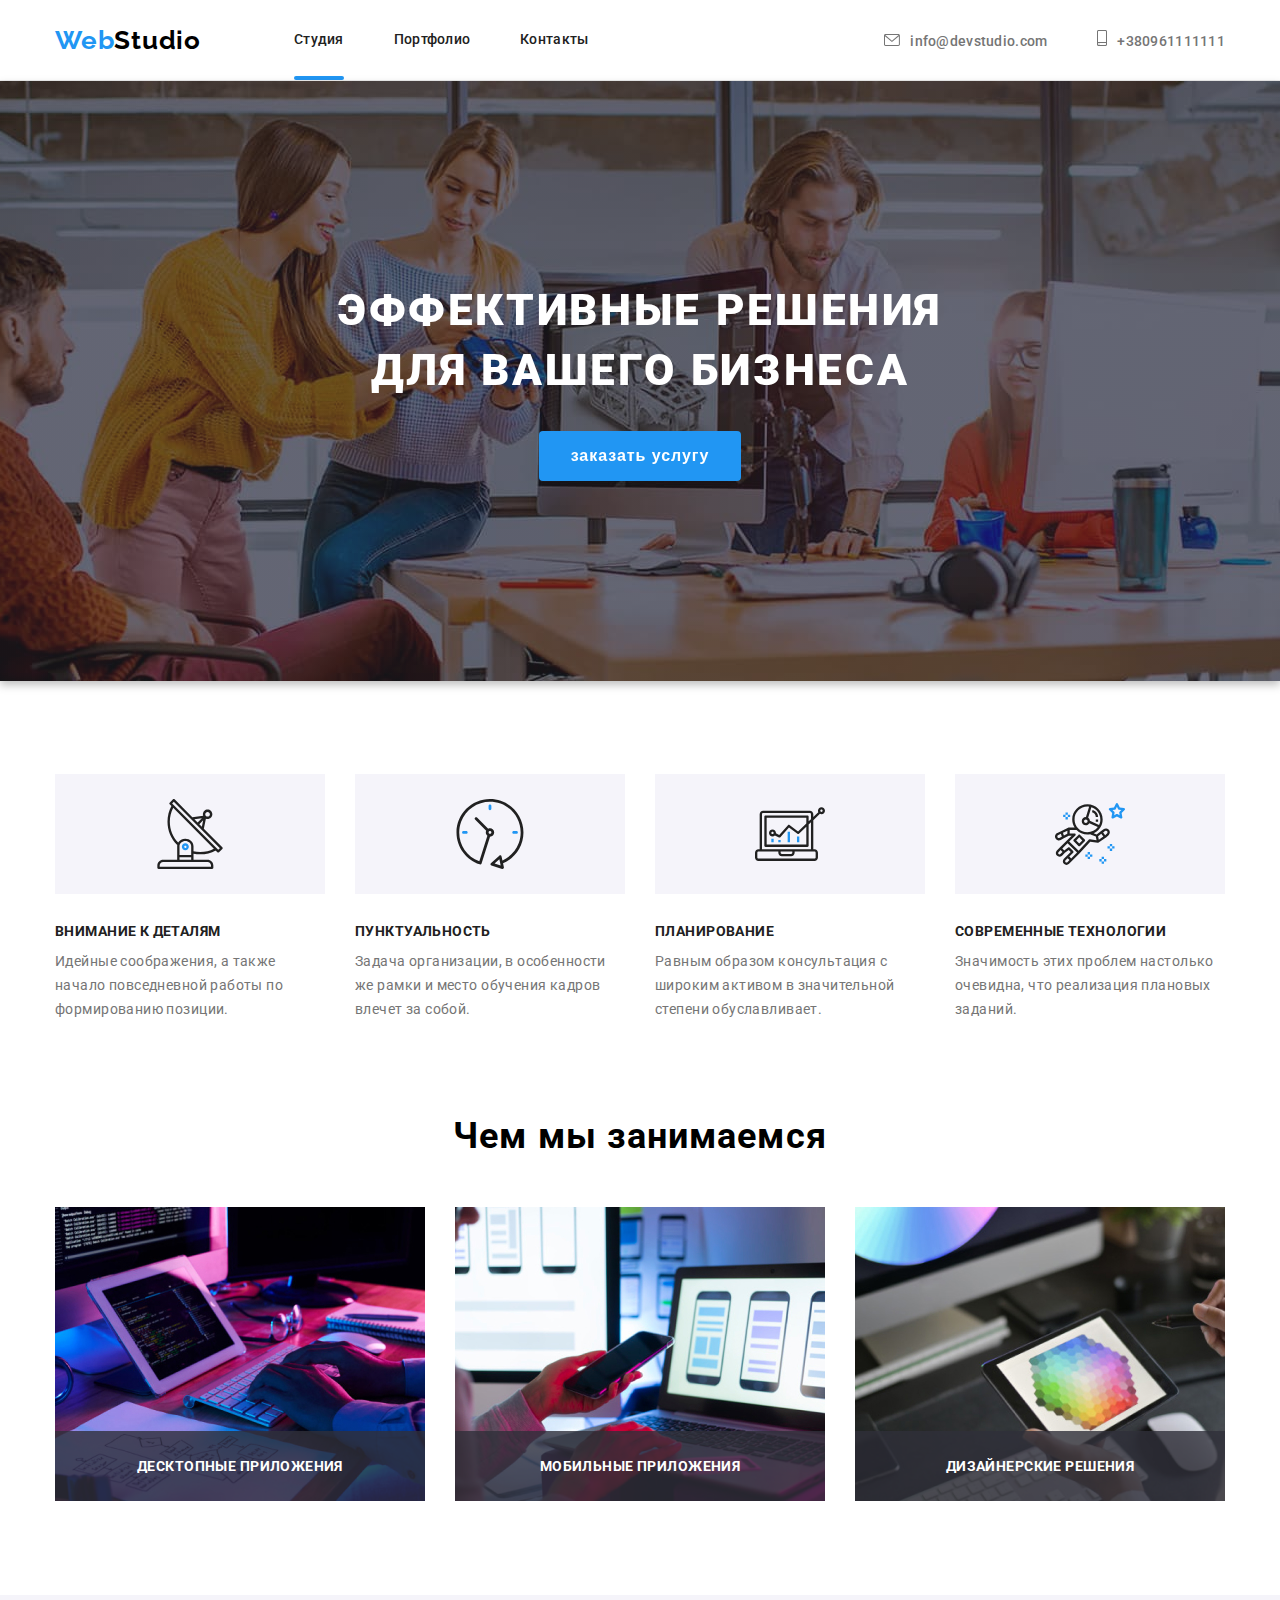
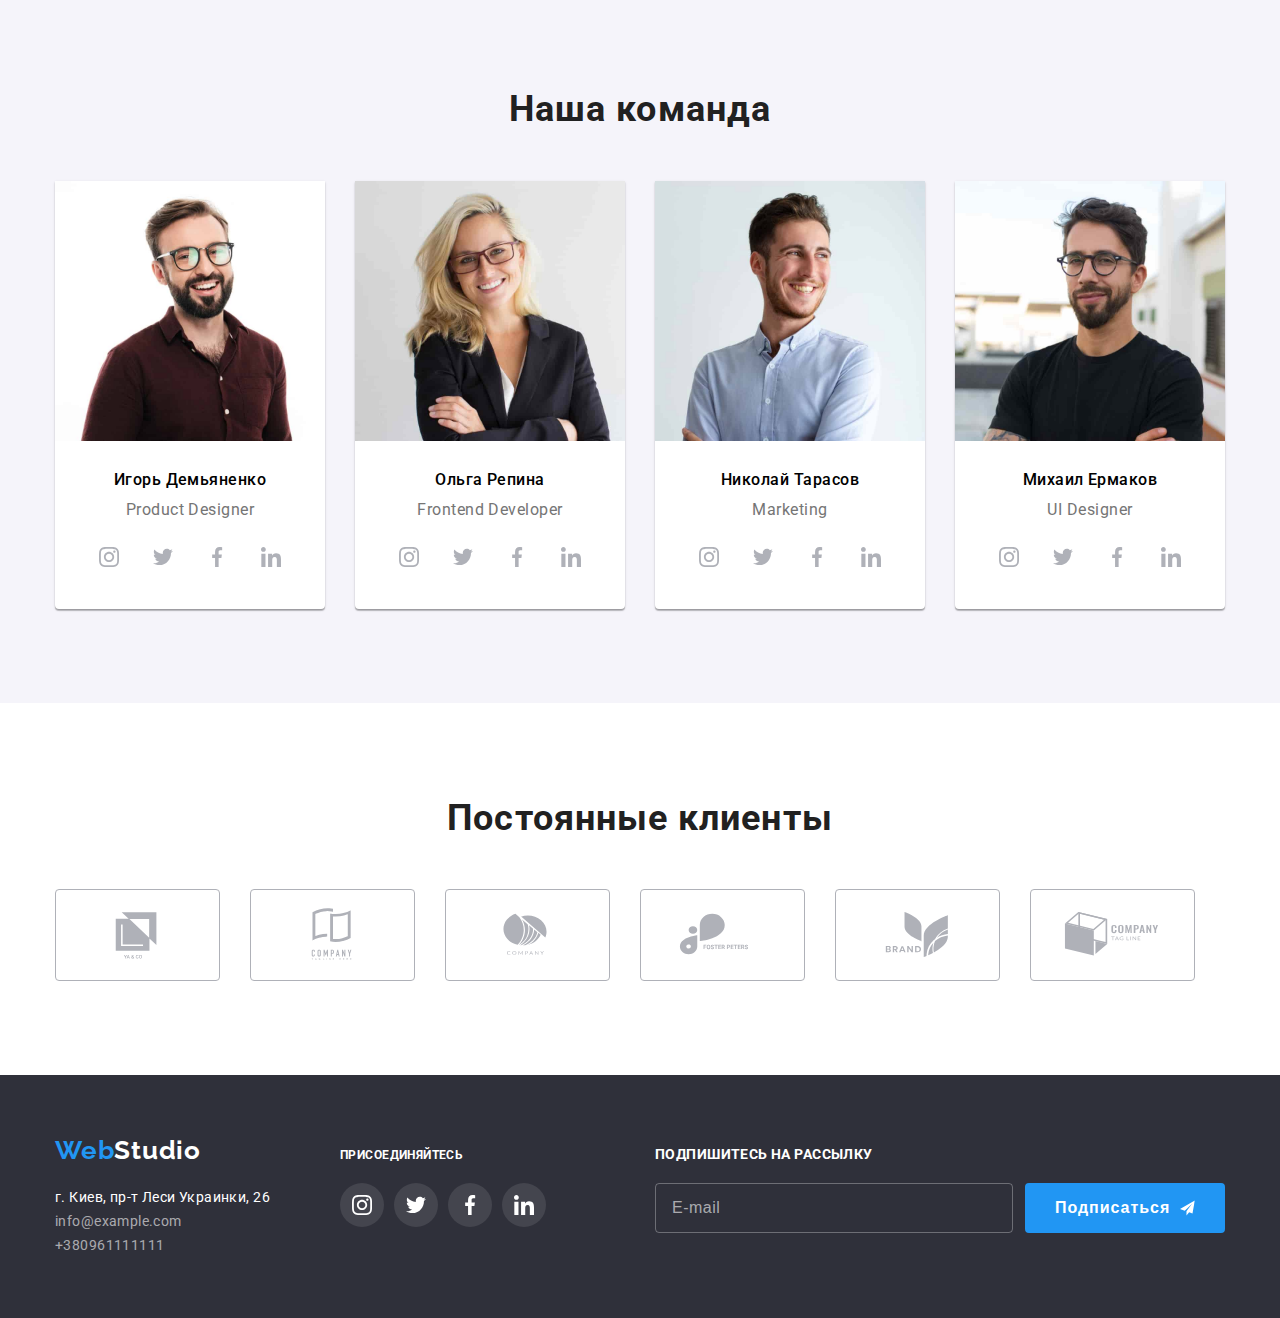
<file: index.html>
<!DOCTYPE html>
<html lang="ru">

<head>
  <meta charset="UTF-8" />
  <meta http-equiv="X-UA-Compatible" content="IE=edge" />
  <meta name="viewport" content="width=device-width, initial-scale=1.0" />
  <title>WebStudio</title>
  <link rel="preconnect" href="https://fonts.googleapis.com" />
  <link rel="preconnect" href="https://fonts.gstatic.com" crossorigin />
  <link href="https://fonts.googleapis.com/css2?family=Raleway:wght@700&family=Roboto:wght@400;500;700;900&display=swap"
    rel="stylesheet" />

  <link rel="stylesheet" href="./css/styles.css" />

</head>

<body>
  <!-- LOGO -->

  <header class="header">
    <div class="container">
      <a href="./index.html" lang="en" class="header-logo">Web<span class="logo-accent">Studio</span></a>

      <!-- HEADER -->
      <nav class="header-nav">
        <ul class="header-list list">
          <li class="header-item"><a href="./index.html" class="link current">Студия</a></li>
          <li class="header-item"><a href="./portfolio.html" class="link">Портфолио</a></li>
          <li class="header-item"><a href="#" class="link">Контакты</a></li>
        </ul>
      </nav>
      <ul class="header-connect">
        <li class="contact-item">
          <a href="mailto:info@devstudio.com" class="contact-link"><svg class="contact-icon" width="16" height="12">
              <use href="./img/icons.svg#brief"></use>
            </svg>info@devstudio.com</a>
        </li>
        <li class="contact-item">
          <a href="tel:+380961111111" class="contact-link"><svg class="contact-icon" width="10" height="16">
              <use href="./img/icons.svg#smartphone"></use>
            </svg>+380961111111</a>
        </li>
      </ul>
    </div>
  </header>

  <!-- HERO -->

  <section class="hero">
    <div class="overlay">
      <div class="container">
        <h1 class="hero-title">Эффективные решения для вашего бизнеса</h1>
        <button type="button" class="hero-button" data-modal-open>заказать услугу</button>
      </div>
    </div>
  </section>

  <!-- FEATURES -->

  <main>
    <section class="feature section">
      <div class="container features">
        <h2 class="hidden-title">внимание к деталям</h2>
        <!-- <ul class="features-icon-list"> <li class="features-icon-item"> </li><li class="features-icon-item"> </li><li class="features-icon-item"> </li><li class="features-icon-item"> </li></ul> -->
        <ul class="feature-list">
          <li class="feature-item">
            <div class="feature-icon-box">
              <svg class="feature-icon" width="70" height="70">
                <use href="./img/icons.svg#antenna"></use>
              </svg>
            </div>
            <h3 class="title">Внимание к деталям</h3>
            <p class="feature-text">
              Идейные соображения, а также начало повседневной работы по
              формированию позиции.
            </p>
          </li>

          <li class="feature-item">
            <div class="feature-icon-box">
              <svg class="feature-icon" width="70" height="70">
                <use href="./img/icons.svg#clock"></use>
              </svg>
            </div>
            <h3 class="title">Пунктуальность</h3>
            <p class="feature-text">
              Задача организации, в особенности же рамки и место обучения кадров
              влечет за собой.
            </p>
          </li>

          <li class="feature-item">
            <div class="feature-icon-box">
              <svg class="feature-icon" width="70" height="70">
                <use href="./img/icons.svg#diagram"></use>
              </svg>
            </div>
            <h3 class="title">Планирование</h3>
            <p class="feature-text">
              Равным образом консультация с широким активом в значительной
              степени обуславливает.
            </p>
          </li>

          <li class="feature-item">
            <div class="feature-icon-box">
              <svg class="feature-icon" width="70" height="70">
                <use href="./img/icons.svg#astronaut"></use>
              </svg>
            </div>
            <h3 class="title">Современные технологии</h3>
            <p class="feature-text">
              Значимость этих проблем настолько очевидна, что реализация
              плановых заданий.
            </p>
          </li>
        </ul>
      </div>
    </section>
    <!-- SERVICE -->
    <section class="work section">
      <div class="container">
        <h2 class="work-title">Чем мы занимаемся</h2>
        <ul class="work-list">
          <li class="work-item">
            <img class="work-icon" src="./img/box1.jpg" alt="программируем веб-сайты" width="370" />
            <p class="work-text">Десктопные приложения</p>
          </li>

          <li class="work-item">
            <img class="work-icon" src="./img/box2.jpg" alt="разрабатываем приложения на смартфоны" width="370" />
            <p class="work-text">Мобильные приложения</p>
          </li>

          <li class="work-item">
            <img class="work-icon" src="./img/box3.jpg" alt="делаем дизайн" width="370" />
            <p class="work-text">Дизайнерские решения</p>
          </li>
        </ul>
      </div>
    </section>

    <!-- TEAM-SPACE -->

    <section class="section team">
      <div class="container">
        <h2 class="team-title">Наша команда</h2>
        <ul class="team-list">
          <li class="team-item">
            <img class="work-icon" src="./img/igor.jpg" alt="продукт дизайнер Игорь" width="270" />
            <div class="team-info">
              <h3 class="name-title">Игорь Демьяненко</h3>
              <p lang="en" class="team-text">Product Designer</p>
              <ul class="team-network">
                <li class="team-network-item"><a href="" class="network-link">
                    <svg class="team-network-icon" width="20" height="20">
                      <use href="./img/icons.svg#instagram"></use>
                    </svg>
                  </a></li>
                <li class="team-network-item"><a href="" class="network-link">
                    <svg class="team-network-icon" width="20" height="20">
                      <use href="./img/icons.svg#twitter"></use>
                    </svg>
                  </a></li>
                <li class="team-network-item"><a href="" class="network-link">
                    <svg class="team-network-icon" width="20" height="20">
                      <use href="./img/icons.svg#facebook"></use>
                    </svg>
                  </a></li>
                <li class="team-network-item"><a href="" class="network-link">
                    <svg class="team-network-icon" width="20" height="20">
                      <use href="./img/icons.svg#linkedin"></use>
                    </svg>
                  </a></li>
              </ul>
            </div>
          </li>

          <li class="team-item">
            <img class="work-icon" src="./img/olga.jpg" alt="фронтенд разработчик Ольга" width="270" />
            <div class="team-info">
              <h3 class="name-title">Ольга Репина</h3>
              <p lang="en" class="team-text">Frontend Developer</p>
              <ul class="team-network">
                <li class="team-network-item"><a href="" class="network-link">
                    <svg class="team-network-icon" width="20" height="20">
                      <use href="./img/icons.svg#instagram"></use>
                    </svg>
                  </a></li>
                <li class="team-network-item"><a href="" class="network-link">
                    <svg class="team-network-icon" width="20" height="20">
                      <use href="./img/icons.svg#twitter"></use>
                    </svg>
                  </a></li>
                <li class="team-network-item"><a href="" class="network-link">
                    <svg class="team-network-icon" width="20" height="20">
                      <use href="./img/icons.svg#facebook"></use>
                    </svg>
                  </a></li>
                <li class="team-network-item"><a href="" class="network-link">
                    <svg class="team-network-icon" width="20" height="20">
                      <use href="./img/icons.svg#linkedin"></use>
                    </svg>
                  </a></li>
              </ul>
            </div>
          </li>

          <li class="team-item">
            <img class="work-icon" src="./img/nikolai.jpg" alt="маркетолог Николай" width="270" />
            <div class="team-info">
              <h3 class="name-title">Николай Тарасов</h3>
              <p lang="en" class="team-text">Marketing</p>
              <ul class="team-network">
                <li class="team-network-item"><a href="" class="network-link">
                    <svg class="team-network-icon" width="20" height="20">
                      <use href="./img/icons.svg#instagram"></use>
                    </svg>
                  </a></li>
                <li class="team-network-item"><a href="" class="network-link">
                    <svg class="team-network-icon" width="20" height="20">
                      <use href="./img/icons.svg#twitter"></use>
                    </svg>
                  </a></li>
                <li class="team-network-item"><a href="" class="network-link">
                    <svg class="team-network-icon" width="20" height="20">
                      <use href="./img/icons.svg#facebook"></use>
                    </svg>
                  </a></li>
                <li class="team-network-item"><a href="" class="network-link">
                    <svg class="team-network-icon" width="20" height="20">
                      <use href="./img/icons.svg#linkedin"></use>
                    </svg>
                  </a></li>
              </ul>
            </div>
          </li>

          <li class="team-item">
            <img class="work-icon" src="./img/michail.jpg" alt="дизайнер Михаил" width="270" />
            <div class="team-info">
              <h3 class="name-title">Михаил Ермаков</h3>
              <p lang="en" class="team-text">UI Designer</p>
              <ul class="team-network">
                <li class="team-network-item"><a href="" class="network-link">
                    <svg class="team-network-icon" width="20" height="20">
                      <use href="./img/icons.svg#instagram"></use>
                    </svg>
                  </a></li>
                <li class="team-network-item"><a href="" class="network-link">
                    <svg class="team-network-icon" width="20" height="20">
                      <use href="./img/icons.svg#twitter"></use>
                    </svg>
                  </a></li>
                <li class="team-network-item"><a href="" class="network-link">
                    <svg class="team-network-icon" width="20" height="20">
                      <use href="./img/icons.svg#facebook"></use>
                    </svg>
                  </a></li>
                <li class="team-network-item"><a href="" class="network-link">
                    <svg class="team-network-icon" width="20" height="20">
                      <use href="./img/icons.svg#linkedin"></use>
                    </svg>
                  </a></li>
              </ul>
            </div>
          </li>
        </ul>
      </div>
    </section>


    <!-- CLIENTS -->

    <section class="clients section">
      <div class="container">
        <h4 class="clients-title">Постоянные клиенты</h4>
        <ul class="clients-list">
          <li class="clients-icon"><a href="" class="clients-item-link">
              <svg class="clients-item-icon" width="106" height="60">
                <use href="./img/icons.svg#Logo1"></use>
              </svg>
            </a></li>
          <li class="clients-icon"><a href="" class="clients-item-link">
              <svg class="clients-item-icon" width="106" height="60">
                <use href="./img/icons.svg#Logo2"></use>
              </svg>
            </a></li>
          <li class="clients-icon"><a href="" class="clients-item-link">
              <svg class="clients-item-icon" width="106" height="60">
                <use href="./img/icons.svg#Logo3"></use>
              </svg>
            </a></li>
          <li class="clients-icon"><a href="" class="clients-item-link">
              <svg class="clients-item-icon" width="106" height="60">
                <use href="./img/icons.svg#Logo4"></use>
              </svg>
            </a></li>
          <li class="clients-icon"><a href="" class="clients-item-link">
              <svg class="clients-item-icon" width="106" height="60">
                <use href="./img/icons.svg#Logo5"></use>
              </svg>
            </a></li>
          <li class="clients-icon"><a href="" class="clients-item-link">
              <svg class="clients-item-icon" width="106" height="60">
                <use href="./img/icons.svg#Logo6"></use>
              </svg>
            </a></li>
        </ul>
      </div>
    </section>
  </main>

  <!-- FOOTER -->

  <footer>
    <div class="footer">
      <div class="container adress-block">
        <div class="footer-navigation">
          <a href="./index.html" lang="en" class="footer-logo">Web<span class="accent-logo">Studio</span></a>
          <address>
            <ul class="adress">
              <li class="adress-title">г. Киев, пр-т Леси Украинки, 26</li>
              <li class="contact-adress">
                <a href="mailto:info@example.com" class="contact-link">info@example.com</a>
              </li>
              <li class="contact-adress">
                <a href="tel:+380961111111" class="contact-link">+380961111111</a>
              </li>
            </ul>
          </address>
        </div>
        <div class="network">
          <h5 class="contact-network">присоединяйтесь</h5>
          <ul class="contact-network-list">
            <li class="contact-network-item"><a href="" class="network-link">
                <svg class="contact-network-icon">
                  <use href="./img/icons.svg#instagram"></use>
                </svg>
              </a></li>
            <li class="contact-network-item"><a href="" class="network-link">
                <svg class="contact-network-icon">
                  <use href="./img/icons.svg#twitter"></use>
                </svg>
              </a></li>
            <li class="contact-network-item"><a href="" class="network-link">
                <svg class="contact-network-icon">
                  <use href="./img/icons.svg#facebook"></use>
                </svg>
              </a></li>
            <li class="contact-network-item"><a href="" class="network-link">
                <svg class="contact-network-icon">
                  <use href="./img/icons.svg#linkedin"></use>
                </svg>
              </a></li>
          </ul>
        </div>
      
          <form class="footer-subscribe" name="footer-form" autocomplete="on">
            <label for="email" class="footer-form-title">Подпишитесь на рассылку</label>
            <div class="footer-form-container">
              <input class="footer-input" type="email" name="email" id="email" placeholder="E-mail" />
              <button type="submit" class="footer-form-button">Подписаться
                <svg class="footer-form-icon" width="24" height="24">
                  <use href="./img/symbol-defs.svg#icon-send"></use>
                </svg>
              </button></div>
          </form>
      </div>
    </div>
  </footer>

  <!------------ MODAL WINDOW ------------>

      <div class="backdrop is-hidden" data-modal>
        <div class="modal">
          <p class="modal-title">Оставьте свои данные, мы вам перезвоним</p>
          <form class="modal-form">
            <label class=" modal-field name">
              <span class="modal-field-label">Имя</span>
              <input type="text" name="name" />
      
              <svg class="modal-name icon" width="18px" height="18px">
                <use href="./img/symbol-defs.svg#person"></use>
              </svg>
            </label>
            <label class="modal-field phone">
              <span class="modal-field-label">Телефон</span>
              <input type="tel" name="phone-number" />
      
              <svg class="modal-phone icon" width="18px" height="18px">
                <use href="./img/symbol-defs.svg#phone"></use>
              </svg>
            </label>
            <label class="modal-field email">
              <span class="modal-field-label">Почта</span>
              <input type="email" name="email" />
      
              <svg class="modal-email icon" width="18px" height="18px">
                <use href="./img/symbol-defs.svg#email"></use>
              </svg>
            </label>
      
            <label class="modal-field modal-coment">
              <span class="modal-field-label">Комментарий</span>
              <textarea class="comentary-holder" name="comentary" placeholder="Введите текст"></textarea>
            </label>
            <label class="form-agreement">
              <input class="form-agreement-checkbox" type="checkbox" name="agreement" value="agreement">
              <span class="icon-disagree"></span>
              <span class="form-agreement-label">Соглашаюсь с рассылкой и принимаю <a href="" class="conditions">Условия
                  договора</a></span>
            </label>
            <button type="submit" class="form-agreement-button">Отправить</button>
          </form>
          <button class="button-modal" data-modal-close>
            <svg class="button-modal-icon" width="18" height="18">
              <use href="./img/symbol-defs.svg#close-black"></use>
            </svg>
          </button>
    </div>
  </div>
  <script src="./js/modal.js"></script>
</body>
</html>
</file>
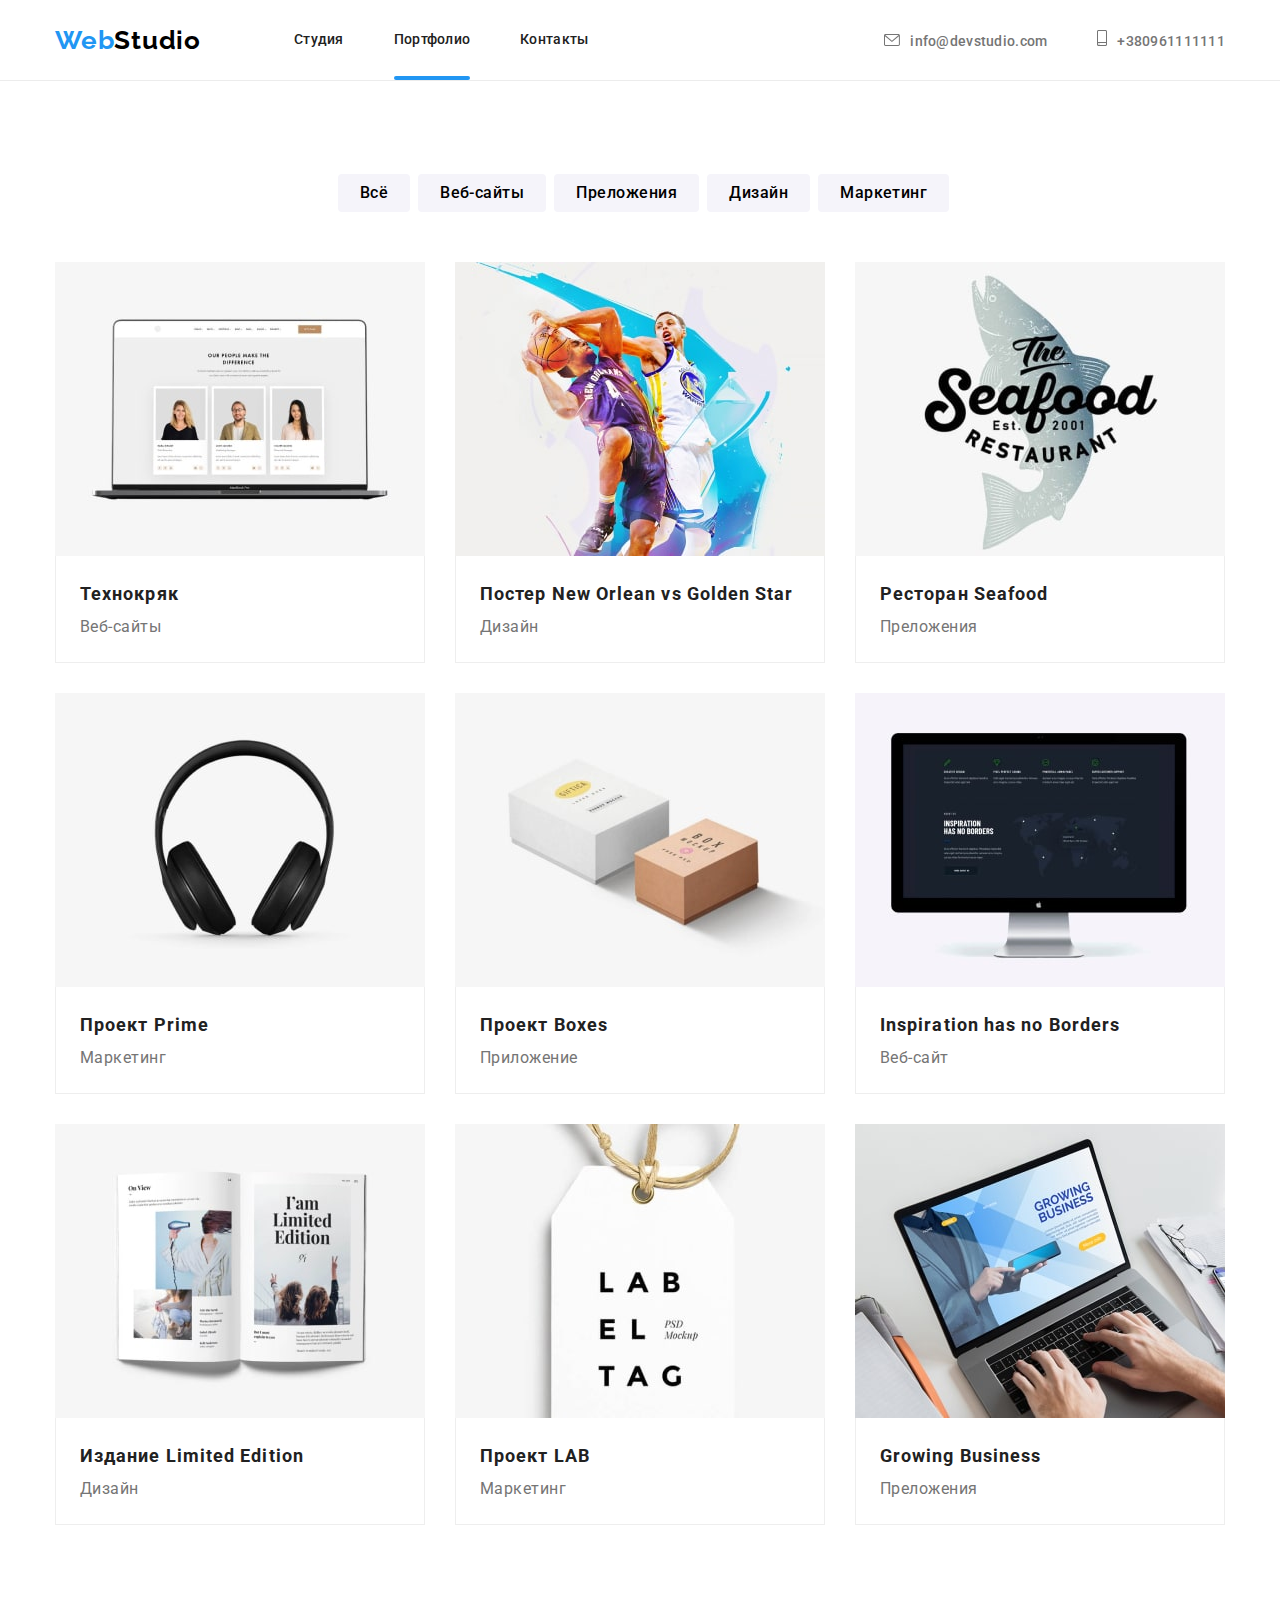
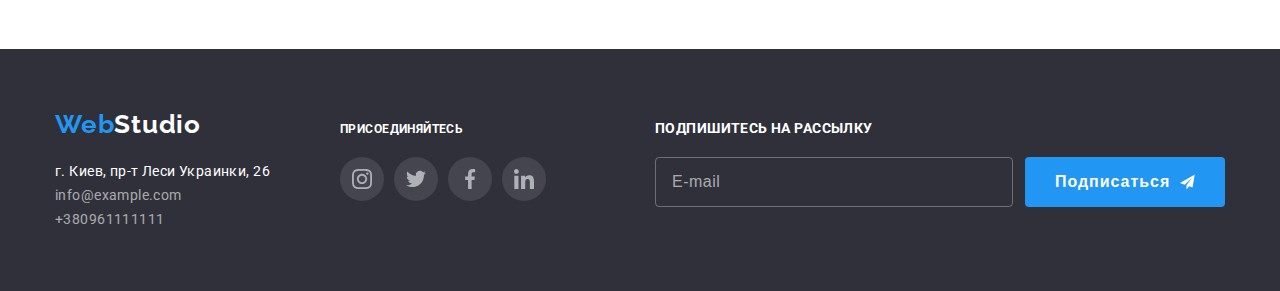
<file: portfolio.html>
<!DOCTYPE html>
<html lang="ru">

<head>
    <meta charset="UTF-8" />
    <meta http-equiv="X-UA-Compatible" content="IE=edge" />
    <meta name="viewport" content="width=device-width, initial-scale=1.0" />
    <title>WebStudio</title>
    <link rel="preconnect" href="https://fonts.googleapis.com" />
    <link rel="preconnect" href="https://fonts.gstatic.com" crossorigin />
    <link
        href="https://fonts.googleapis.com/css2?family=Raleway:wght@700&family=Roboto:wght@400;500;700;900&display=swap"
        rel="stylesheet" />

    <link rel="stylesheet" href="./css/styles.css" />
</head>

<!-- head line -->

<body>
    <header class="header">
        <div class="container">
            <a href="./index.html" lang="en" class="header-logo">Web<span class="logo-accent">Studio</span></a>
    
            <!-- HEADER -->
            <nav class="header-nav">
                <ul class="header-list list">
                    <li class="header-item"><a href="./index.html" class="link">Студия</a></li>
                    <li class="header-item"><a href="./portfolio.html" class="link current">Портфолио</a></li>
                    <li class="header-item"><a href="#" class="link">Контакты</a></li>
                </ul>
            </nav>
                <ul class="header-connect">
                    <li class="contact-item">
                        <a href="mailto:info@devstudio.com" class="contact-link"><svg class="contact-icon" width="16" height="12">
                                <use href="./img/symbol-defs.svg#brief"></use>
                            </svg>info@devstudio.com</a>
                    </li>
                    <li class="contact-item">
                        <a href="tel:+380961111111" class="contact-link"><svg class="contact-icon" width="10" height="16">
                                <use href="./img/symbol-defs.svg#smartphone"></use>
                            </svg>+380961111111</a>
                    </li>
                </ul>
        </div>
    </header>

    <!-- FILTER -->

    <main>

    <!-- MAIN -->

        <section class="section">
            <h1 class="hidden-gallery">Gallery</h1>
            <div class="container">
                <div class="filter">
                    <ul class="filter-list">
                        <li class="filter-button"><button type="button" class="filter-link">Всё</button></li>
                        <li class="filter-button"><button type="button" class="filter-link">Веб-сайты</button></li>
                        <li class="filter-button"><button type="button" class="filter-link">Преложения</button></li>
                        <li class="filter-button"><button type="button" class="filter-link">Дизайн</button></li>
                        <li class="filter-button"><button type="button" class="filter-link">Маркетинг</button></li>
                    </ul>
                </div>
                <ul class="main-list">
                    <li class="main-item">
                        <div class="masters-top-wrap">
                            <img class="main-icon" src="./img/pf1.jpg" alt="технокряк" width="370" height="294" />
                            <p class="masters-top-text">
                                Ресурс предлагает комплексные
                                предложения с разным уровнем
                                функционала и сервисов. Все это
                                позволит посетителю получить
                                исчерпывающие сведения о
                                компании или частном лице.
                            </p>
                        </div>
                        <div class="icon-text">
                            <h2 class="main-title">Технокряк</h2>
                            <p class="main-text">Веб-сайты</p>
                        </div>
                    </li>
                    <li class="main-item">
                        <div class="masters-top-wrap">
                            <img class="main-icon" src="./img/pf2.jpg" alt="постер баскетбол" width="370" height="294" />
                            <p class="masters-top-text">
                                Ресурс предлагает комплексные
                                предложения с разным уровнем
                                функционала и сервисов. Все это
                                позволит посетителю получить
                                исчерпывающие сведения о
                                компании или частном лице.
                            </p>
                        </div>
                        <div class="icon-text">
                            <h2 class="main-title">Постер <span lang="en">New Orlean vs Golden Star</span></h2>
                            <p class="main-text">Дизайн</p>
                        </div>
                    </li>
                    <li class="main-item">
                        <div class="masters-top-wrap">
                            <img class="main-icon" src="./img/pf3.jpg" alt="Ресторан Seafood" width="370" height="294" />
                            <p class="masters-top-text">
                                Ресурс предлагает комплексные
                                предложения с разным уровнем
                                функционала и сервисов. Все это
                                позволит посетителю получить
                                исчерпывающие сведения о
                                компании или частном лице.
                            </p>
                        </div>
                        <div class="icon-text">
                            <h2 class="main-title">Ресторан <span lang="en">Seafood</span></h2>
                            <p class="main-text">Преложения</p>
                        </div>
                    </li>
                    <li class="main-item">
                        <div class="masters-top-wrap">
                            <img class="main-icon" src="./img/pf4.jpg" alt="Проект Prime" width="370" height="294" />
                            <p class="masters-top-text">
                                Ресурс предлагает комплексные
                                предложения с разным уровнем
                                функционала и сервисов. Все это
                                позволит посетителю получить
                                исчерпывающие сведения о
                                компании или частном лице.
                            </p>
                        </div>
                        <div class="icon-text">
                            <h2 class="main-title">Проект <span lang="en">Prime</span></h2>
                            <p class="main-text">Маркетинг</p>
                        </div>
                    </li>
                    <li class="main-item">
                        <div class="masters-top-wrap">
                            <img class="main-icon" src="./img/pf5.jpg" alt="Проект Boxes" width="370" height="294" />
                            <p class="masters-top-text">
                                Ресурс предлагает комплексные
                                предложения с разным уровнем
                                функционала и сервисов. Все это
                                позволит посетителю получить
                                исчерпывающие сведения о
                                компании или частном лице.
                            </p>
                        </div>
                        <div class="icon-text">
                            <h2 class="main-title">Проект <span lang="en">Boxes</span></h2>
                            <p class="main-text">Приложение</p>
                        </div>
                    </li>
                    <li class="main-item">
                        <div class="masters-top-wrap">
                        <img class="main-icon" src="./img/pf6.jpg" alt="Inspiration has no Borders" width="370"
                            height="294" />
                            <p class="masters-top-text">
                                Ресурс предлагает комплексные
                                предложения с разным уровнем
                                функционала и сервисов. Все это
                                позволит посетителю получить
                                исчерпывающие сведения о
                                компании или частном лице.
                            </p>
                            </div>
                        <div class="icon-text">
                            <h2 class="main-title"><span lang="en">Inspiration has no Borders</span></h2>
                            <p class="main-text">Веб-сайт</p>
                        </div>
                    </li>
                    <li class="main-item">
                        <div class="masters-top-wrap">
                            <img class="main-icon" src="./img/pf7.jpg" alt="Издание Limited Edition" width="370"
                                height="294" />
                                <p class="masters-top-text">
                                    Ресурс предлагает комплексные
                                    предложения с разным уровнем
                                    функционала и сервисов. Все это
                                    позволит посетителю получить
                                    исчерпывающие сведения о
                                    компании или частном лице.
                                </p>
                            </div>
                        <div class="icon-text">
                            <h2 class="main-title">Издание <span lang="en">Limited Edition</span></h2>
                            <p class="main-text">Дизайн</p>
                        </div>
                    </li>
                    <li class="main-item">
                        <div class="masters-top-wrap">
                            <img class="main-icon" src="./img/pf8.jpg" alt="Проект LAB" width="370" height="294" />
                            <p class="masters-top-text">
                                Ресурс предлагает комплексные
                                предложения с разным уровнем
                                функционала и сервисов. Все это
                                позволит посетителю получить
                                исчерпывающие сведения о
                                компании или частном лице.
                            </p>
                        </div>
                        <div class="icon-text">
                            <h2 class="main-title">Проект <span lang="en">LAB</span></h2>
                            <p class="main-text">Маркетинг</p>
                        </div>
                    </li>
                    <li class="main-item">
                        <div class="masters-top-wrap">
                            <img class="main-icon" src="./img/pf9.jpg" alt="Growing Business" width="370" height="294" />
                            <p class="masters-top-text">
                                Ресурс предлагает комплексные
                                предложения с разным уровнем
                                функционала и сервисов. Все это
                                позволит посетителю получить
                                исчерпывающие сведения о
                                компании или частном лице.
                            </p>
                        </div>
                        <div class="icon-text">
                            <h2 class="main-title"><span lang="en">Growing Business</span></h2>
                            <p class="main-text">Преложения</p>
                        </div>
                    </li>
                </ul>
            </div>
        </section>
    </main>
    <!-- FOOTER -->

    <footer>
        <div class="footer">
            <div class="container adress-block">
                <div class="footer-navigation">
                    <a href="./index.html" lang="en" class="footer-logo">Web<span class="accent-logo">Studio</span></a>
                    <address>
                        <ul class="adress">
                            <li class="adress-title">г. Киев, пр-т Леси Украинки, 26</li>
                            <li class="contact-adress">
                                <a href="mailto:info@example.com" class="contact-link">info@example.com</a>
                            </li>
                            <li class="contact-adress">
                                <a href="tel:+380961111111" class="contact-link">+380961111111</a>
                            </li>
                        </ul>
                    </address>
                </div>
                <div class="network">
                    <h5 class="contact-network">присоединяйтесь</h5>
                    <ul class="contact-network-list">
                        <li class="contact-network-item"><a href="" class="network-link">
                                <svg class="contact-network-icon">
                                    <use href="./img/symbol-defs.svg#instagram"></use>
                                </svg>
                            </a></li>
                        <li class="contact-network-item"><a href="" class="network-link">
                                <svg class="contact-network-icon">
                                    <use href="./img/symbol-defs.svg#twitter"></use>
                                </svg>
                            </a></li>
                        <li class="contact-network-item"><a href="" class="network-link">
                                <svg class="contact-network-icon">
                                    <use href="./img/symbol-defs.svg#facebook"></use>
                                </svg>
                            </a></li>
                        <li class="contact-network-item"><a href="" class="network-link">
                                <svg class="contact-network-icon">
                                    <use href="./img/symbol-defs.svg#linkedin"></use>
                                </svg>
                            </a></li>
                    </ul>
                </div>
                <form class="footer-subscribe" name="footer-form" autocomplete="on">
                    <label for="email" class="footer-form-title">Подпишитесь на рассылку</label>
                    <div class="footer-form-container">
                        <input class="footer-input" type="email" name="email" id="email" placeholder="E-mail" />
                        <button type="submit" class="footer-form-button">Подписаться
                            <svg class="footer-form-icon" width="24" height="24">
                                <use href="./img/symbol-defs.svg#icon-send"></use>
                            </svg>
                        </button>
                    </div>
                    </div>
                </form>
            </div>
        </div>
    </footer>
</body>
</html>
</file>
<file: css/styles.css>
html {
    box-sizing: border-box;
}

*,
*::before,
*::after {
    box-sizing: inherit;
}

:root {
    --main-color: #2196f3;
    --secondary-color: #000000;
    --headertext-color: #212121;
    --text-color: #757575;
    --light-color: #ffffff;
    --background-color: #2F303A;
    --onetime-color: #f5f4fa;
    --buttomhover-color: #188CE8;
    --iconfill-normal: #AFB1B8;
}

body {
    color: var(--main-color);
    font-family: Roboto, sans-serif;
    font-weight: 400;
    font-style: normal;
    letter-spacing: 0.03em;
    font-size: 14px;
    margin: 0px;
}

h1,
h2,
h2,
h4,
h5,
h6,
p,
ul {
    margin: 0;
    padding: 0;
}

.container {
    width: 1200px;
    padding-left: 15px;
    padding-right: 15px;
    margin: auto;
    
}

ul {
    list-style: none;
}

img {
    display: block;
    max-width: 100%;
    height: auto;
}

.pointer {
    cursor: pointer
}

.section {
    padding-top: 94px;
    padding-bottom: 94px;
}

/*-----------------LOGO------------------------*/

.header-logo,
.logo-accent {
    font-family: Raleway, sans-serif;
    font-style: normal;
    font-weight: 700;
    font-size: 26px;
    line-height: 1.19;
    letter-spacing: 0.03em;
    text-decoration: none;
    width: 145px;
    margin-right: 94px;
}

.header-logo {
    color: var(--main-color);
}

.logo-accent {
    color: var(--secondary-color);
}

/*-----------------HEADER-------------------*/

/*.link::after {
    content: '';

    position: absolute;
    bottom: 0;

    display: block;
    width: 100%;
    height: 4px;
    background-color: var(--main-color);
    border-radius: 2px;
}*/

.header {
    border-bottom: 1px solid #ECECEC;
}

.header .container {
    display: flex;
    align-items: center;
}

.header-item .link {
    display: block;
    padding-top: 32px;
    padding-bottom: 32px;
}

.header-item:not(:last-child) {
    margin-right: 50px;
}

.header-list {
    display: flex;
}

.header-item .link {
    color: var(--headertext-color);
    font-weight: 500;
    font-size: 14px;
    line-height: 1.14;
    letter-spacing: 0.02em;
    text-decoration: none;
}

.header-item{
    position: relative;
}

.current::after {
    content: '';
    position: absolute;
    bottom: 0;
    left: 0;
    width: 100%;
    height: 4px;
    border-radius: 2px;
    background-color: var(--main-color);
}

/*----contact----*/

.header-connect {
    display: inline-flex;
    margin-left: auto;
    justify-content: space-around;
    align-items: baseline;
}

.contact-item+.contact-item {
    margin-left: 50px;
}

.contact-item .contact-link:hover,
.contact-item .contact-link:focus {
    color: var(--main-color);
    transition: background-color 250ms cubic-bezier(0.4, 0, 0.2, 1),
    fill 250ms cubic-bezier(0.4, 0, 0.2, 1);
}

.contact-item .contact-link {
    color: var(--text-color);
    text-decoration: none;
    font-weight: 500;
    font-size: 14px;
    line-height: 1.14;
    letter-spacing: 0.02em;
}

.header-item.link.current {
    color: var(--main-color)
}

.header-list .link:hover {
    color: var(--main-color);
    transition: background-color 250ms cubic-bezier(0.4, 0, 0.2, 1),
    fill 250ms cubic-bezier(0.4, 0, 0.2, 1);
}

.contact-icon {
    margin-right: 10px;
    display: inline-block;
    align-items: center;
    fill: var(--text-color);
    fill: currentColor;
}

.contact-icon:hover {
    fill: var(--main-color);
    transition: background-color 250ms cubic-bezier(0.4, 0, 0.2, 1),
    fill 250ms cubic-bezier(0.4, 0, 0.2, 1);
}

/*-----------------HERO--------------------------*/

.hero {
    background-color: var(--background-color);
    text-align: center;
    max-width: 1600px;
    /*padding-top: 200px;
    padding-bottom: 200px;*/
    margin-left: auto;
    margin-right: auto;
}

.hero-title {
    color: var(--light-color);
    text-transform: uppercase;
    text-align: center;
    max-width: 650px;
    font-weight: 900;
    font-size: 44px;
    line-height: 1.36;
    letter-spacing: 0.06em;
    padding-top: 200px;
    /*margin-top: 200px;*/
    margin: 0 auto;
}

.hero-button {
    background-color: var(--main-color);
    color: var(--light-color);
    font-weight: 700;
    font-size: 16px;
    line-height: 1.87;
    border-radius: 4px;
    align-items: center;
    text-align: center;
    letter-spacing: 0.06em;
    margin-top: 30px;
    cursor: pointer;
    border: none;
    padding-top: 10px;
    padding-bottom: 10px;
    padding-right: 32px;
    padding-left: 32px;
}

.hero-button:hover,
.hero-buttom:focus {
    background-color: var(--buttomhover-color);
    transition: background-color 250ms cubic-bezier(0.4, 0, 0.2, 1),
    fill 250ms cubic-bezier(0.4, 0, 0.2, 1);
}

.overlay {
    max-width: 1600px;
    height: 600px;
    margin-left: auto;
    margin-right: auto;
    background-image: linear-gradient(to right,
    rgba(47, 48, 58, 0.4),
    rgba(47, 48, 58, 0.4)),
    url(../img/bghero.jpg);
    filter: drop-shadow(0px 4px 4px rgba(0, 0, 0, 0.25));
    background-repeat: no-repeat;
    background-position: center;
    background-size: cover;
}

.backdrop{
    position: fixed;
    top: 0;
    left: 0;
    width: 100%;
    height: 100%;
    background-color: rgba(0, 0, 0, 20%);
    transition: opacity 250ms, visibility 250ms;
}

.backdrop.is-hidden {
    opacity: 0;
    pointer-events: none;
    visibility: hidden;
}

.backdrop.is-hidden .modal {
    transform: scale(0.5) rotate(290deg);
}

.modal {
    position: absolute;
    top: 50%;
    left: 50%;
    transform: translate(-50%, -50%);

    height: 581px;
    width: 528px;
    padding: 15px;
    
    background-color: var(--light-color);
    border-radius: 4px;
    transition: transform 300ms;
    transform: translate(-50%, -50%) scale(1) rotate(0);
}

.button-modal{
    position:absolute;
    top: 8px;
    right: 8px;
    width: 30px;
    height: 30px;
    display: flex;
    align-items: center;
    justify-content: center;
    background-color: transparent;
    border: 1px solid rgba(0, 0, 0, 0.1);
    border-radius: 50%;
}

.button-modal-icon{
    fill: rgba(0, 0, 0, 0.900);
}

/*-----------------FEATURES----------------------*/

.hidden-title {
    width: 1px;
    height: 1px;
    overflow: hidden;
    opacity: 0;
    margin: -1px;
}

.feature-list {
    display: flex;
    flex-wrap: wrap;
    justify-content: space-between;
}

.feature-item {
    width: 270px;
    margin-bottom: 0px;
}

.feature-item:not(:last-child) {
    margin-right: 30px;
}

.title {
    font-weight: 700;
    font-size: 14px;
    line-height: 1.14;
    letter-spacing: 0.03em;
    text-transform: uppercase;
    color: var(--headertext-color);
    margin-top: 0px;
    margin-bottom: 10px;
}

.feature-text {
    font-size: 14px;
    line-height: 1.71;
    letter-spacing: 0.03em;
    color: var(--text-color);
}

.feature.section {
    padding-bottom: 0px;
}

.feature-icon-box {
    display: flex;
    justify-content: center;
    align-items: center;
    background-color: var(--onetime-color);
    
    height: 120px;
    margin-bottom: 30px;
}

.feature-icon {
    display: inline-block;
}

/*.features-icon-list {
    display: flex;
}
.features-icon-item {
    display: flex   ;
}*/

/*-----------------SERVICE-----------------------*/

.work-list {
    justify-content: space-between;
    display: flex;
}

.work-title {
    font-weight: 700;
    font-size: 36px;
    line-height: 1.16;
    text-align: center;
    letter-spacing: 0.03em;
    color: var(--secondary-color);
    margin-bottom: 50px;
}

.work-item {
    position: relative;
}

.work.section {
    padding-top: 94px;
    padding-bottom: 94px;
}

.work-text {
    position: absolute;
    bottom: 0;
    background-color: rgba(47, 48, 58, 0.8);
    font-weight: 700;
    font-size: 14px;
    line-height: 16px;
    text-align: center;
    letter-spacing: 0.03em;
    text-transform: uppercase;
    color: var(--light-color);
    width: 100%;
    height: 70px;
    padding-top: 27px;
}

/*-----------------TEAM-SPACE--------------------*/

.team-list {
    display: flex;
    justify-content: space-between;
    /*width: calc((100% - 90px) / 4);*/
}

.team-title {
    font-weight: 700;
    font-size: 36px;
    line-height: 1.16;
    text-align: center;
    letter-spacing: 0.03em;
    margin-bottom: 50px;
    color: var(--headertext-color);
}

.work-icon {
    display: block;
}

.team-item {
    display: block;
    width: 270px;
    background-color: var(--light-color);
    box-shadow: 0px 1px 3px rgba(0, 0, 0, 0.12),
    0px 1px 1px rgba(0, 0, 0, 0.14),
    0px 2px 1px rgba(0, 0, 0, 0.2);
    border-radius: 0px 0px 4px 4px;
}

.team-item:not(:last-child) {
    margin-right: 30px;
}

.name-title {
    font-weight: 500;
    font-size: 16px;
    line-height: 1.18;
    text-align: center;
    letter-spacing: 0.03em;
    color: var(--secondary-color);
    margin-top: 0px;
    margin-bottom: 10px;
}

.team-text {
    font-size: 16px;
    line-height: 19px;
    text-align: center;
    letter-spacing: 0.03em;
    color: var(--text-color);
}

.section.team {
    background-color: var(--onetime-color);
    margin-left: auto;
    margin-right: auto;
}

.team-info {
    padding-top: 30px;
    padding-bottom: 30px;
}

.team-network {
    margin-top: 16px;
    display: flex;
    justify-content: center;
    text-align: center;
}

.team-network-item {
    background-color: var(--light-color);
    border-radius: 50%;
}

.team-network-item:hover,
.team-network-item:focus {
    background-color: var(--main-color);
    transition: background-color 250ms cubic-bezier(0.4, 0, 0.2, 1),
    fill 250ms cubic-bezier(0.4, 0, 0.2, 1);
}

.team-network-icon {
    display: flex;
    align-items: center;
    justify-content: center;
    fill: var(--iconfill-normal);
}

.network-link {
    display: flex;
    justify-content: center;
    align-items: center;
    width: 44px;
    height: 44px;
}

.team-network-icon:hover {
    fill: var(--light-color);
    transition: background-color 250ms cubic-bezier(0.4, 0, 0.2, 1),
    fill 250ms cubic-bezier(0.4, 0, 0.2, 1);
}

.team-network-item:not(:last-child) {
    margin-right: 10px;
}

.network-link:hover .team-network-icon{
    fill: var(--light-color);
    transition: background-color 250ms cubic-bezier(0.4, 0, 0.2, 1),
    fill 250ms cubic-bezier(0.4, 0, 0.2, 1);
}

/*-----------------CLIENTS-----------------------*/

.clients-title {
    font-family: 'Roboto';
    font-style: normal;
    font-weight: 700;
    font-size: 36px;
    line-height: 1.17;
    text-align: center;
    letter-spacing: 0.03em;
    color: var(--headertext-color);
    margin-bottom: 50px;
}

.clients-list {
    display: flex;
}

.clients-item-link{
    display: flex;
    justify-content: center;
    align-items: center;
    width: 100%;
    height: 100%;
    border: 1px solid var(--iconfill-normal);
    border-radius: 4px ;
}

.clients-item-icon {
    border-radius: 4px;
    fill: var(--iconfill-normal);
}

.clients-icon:not(:last-child) {
    margin-right: 30px;
}

.clients-icon:hover,
.clients-icon:focus{
    border-color: #2196f3;
    transition: background-color 250ms cubic-bezier(0.4, 0, 0.2, 1),
    fill 250ms cubic-bezier(0.4, 0, 0.2, 1);
}

.clients-item-icon:hover {
    fill: var(--main-color);
    transition: background-color 250ms cubic-bezier(0.4, 0, 0.2, 1),
    fill 250ms cubic-bezier(0.4, 0, 0.2, 1);
}

.clients-item-link:hover {
    border-color: var(--main-color);
    transition: background-color 250ms cubic-bezier(0.4, 0, 0.2, 1),
    fill 250ms cubic-bezier(0.4, 0, 0.2, 1);
}

.clients-item-link:hover .clients-item-icon{
    fill: var(--main-color);
    transition: background-color 250ms cubic-bezier(0.4, 0, 0.2, 1),
    fill 250ms cubic-bezier(0.4, 0, 0.2, 1);
}

.clients-icon {
    width: calc(100% / 6 - 30px);
    height: 92px;
}

/*-----------------FOOTER------------------------*/

.adress-logo {
    width: 145px;
    height: 31px;
}

.footer-logo {
    display: block;
    margin-bottom: 20px;
}

.footer-logo,
.accent-logo {
    font-family: Raleway, sans-serif;
    font-style: normal;
    font-weight: 700;
    font-size: 26px;
    line-height: 1.19;
    letter-spacing: 0.03em;
    text-decoration: none;
    width: 145px;
    height: 31px;
    margin-right: 0px;
}

.footer-logo {
    color: var(--main-color);
    text-decoration: none;
}

.accent-logo {
    color: var(--light-color);
    text-decoration: none;
}

.adress-title {
    font-style: normal;
    font-size: 14px;
    line-height: 1.71;
    letter-spacing: 0.03em;
    color: var(--light-color);
}

.adress,
.contact-adress .contact-link:hover,
.contact-adress .contakt-link:focus {
    color: var(--main-color);
    transition: background-color 250ms cubic-bezier(0.4, 0, 0.2, 1),
    fill 250ms cubic-bezier(0.4, 0, 0.2, 1);
}

.footer {
    padding-top: 60px;
    padding-bottom: 60px;
    background-color: var(--background-color);
}

.adress,
.contact-adress .contact-link,
.contact-adress .contakt-link {
    font-style: normal;
    font-size: 14px;
    line-height: 1.71;
    letter-spacing: 0.03em;
    text-decoration: none;
    color: rgba(255, 255, 255, 0.6);
}

.adress-title .contact-adress:not(:last-child) {
    margin-bottom: 9px;
}

.adress-block {
    display: flex;
    align-items: baseline;
}

.footer-navigation {
    display: block;
}

.network {
    display: block;
    justify-content: center;
    align-items: center;
    margin-left: 70px;
}

.contact-network-link,
.contact-network-list {
    display: flex;
    justify-content: center;
    align-items: center;
}

.contact-network-item {
    width: 44px;
    height: 44px;
    border-radius: 50%;
    background-color: rgba(255, 255, 255, 0.1);
}

.contact-network-item:hover,
.contact-network-item:focus {
    background-color: var(--main-color);
    transition: background-color 250ms cubic-bezier(0.4, 0, 0.2, 1),
    fill 250ms cubic-bezier(0.4, 0, 0.2, 1);
}

.contact-network-item:not(:last-child) {
    margin-right: 10px;
}

.contact-network {
    display: block;
    font-weight: 700;
    line-height: 16px;
    text-transform: uppercase;
    color: var(--light-color);
    margin-bottom: 20px;
}

.contact-network-icon {
    height: 20px;
    width: 20px;
    fill: var(--light-color);
}

/*----------PORTFOLIO BEGINING-------------*/

/*-----------------LOGO------------------------*/

/*-----------------FILTER------------------------*/

.filter-link.current {
    background-color: var(--main-color);
    color: var(--light-color);
}

.filter-link {
    border: none;
    font-family: 'Roboto';
    font-style: normal;
    font-weight: 500;
    font-size: 16px;
    line-height: 1.62;
    text-align: center;
    letter-spacing: 0.03em;
    background-color: var(--onetime-color);
    cursor: pointer;
    border-radius: 4px;
    height: 38px;
    padding-top: 6px;
    padding-bottom: 6px;
    padding-right: 22px;
    padding-left: 22px;
    border-color: transparent;
    transition: background-color 250ms cubic-bezier(0.4, 0, 0.2, 1),
    color 250ms cubic-bezier(0.4, 0, 0.2, 1),
    box-shadow 250ms cubic-bezier(0.4, 0, 0.2, 1);
}

.filter-link:hover,
.filter-link:focus {
    color: var(--light-color);
    box-shadow: 0px 3px 1px rgba(0, 0, 0, 0.1),
    0px 1px 2px rgba(0, 0, 0, 0.08),
    0px 2px 2px rgba(0, 0, 0, 0.12);
}

.filter-link:active {
    background-color: var(--main-color);
}

.filter-link:hover,
.filter-link:focus {
    background-color: var(--main-color);
    box-shadow: 0px 3px 1px rgba(0, 0, 0, 0.1),
    0px 1px 2px rgba(0, 0, 0, 0.08),
    0px 2px 2px rgba(0, 0, 0, 0.12);
}

.filter-button:active {
    color: var(--light-color);
}

/*.button-current:activ{

}*/

.filter-list {
    justify-content: center;
    display: flex;
    margin-bottom: 50px;
    width: 1200px;
    padding-right: 15px;
    margin-left: auto;
    margin-right: auto;
}

.filter-button {
    margin-right: 8px;
}

.filter-list.filter-button+.filter-button {
    margin-left: 0;
}

.filter-button:hover,
.filter-button:focus {
    border-radius: 4px;
    box-shadow: 0px 3px 1px rgba(0, 0, 0, 0.1),
    0px 1px 2px rgba(0, 0, 0, 0.08),
    0px 2px 2px rgba(0, 0, 0, 0.12);
}

.main-list {
    justify-content: space-between;
}

.main-item {
    display: block;
    width: 370px;
    margin-bottom: 30px;
    position: relative;
    cursor: pointer;
}

.main-item:hover,
.main-item:focus {
    filter: drop-shadow(0px 4px 4px rgba(0, 0, 0, 0.25));
}

.main-item:nth-child(n+7) {
    margin-bottom: px;
}

.icon-text {
    background-color: var(--light-color);
    border-right: 1px solid #eeeeee;
    border-bottom: 1px solid #eeeeee;
    border-left: 1px solid #eeeeee;
    padding: 20px 24px 20px 24px;
}

.main-item:nth-child(3n) {
    margin-right: 0;
}

.main-item {
    display: block;
    width: 370px;
    margin-bottom: 30px;
    position: relative;
}

.hidden-gallery {
    width: 1px;
    height: 1px;
    overflow: hidden;
    opacity: 0;
    margin: -1px;
}

.main-item:hover .masters-top-text{
    transform: translateY(0%);
}

.masters-top-wrap{
    position: relative;
    overflow: hidden;
}

.masters-top-text{
    position: absolute;
    top: 0;
    background-color: rgba(33, 150, 243, 0.9);
    color: var(--light-color);
    font-weight: 400;
    font-size: 18px;
    line-height: 1.5;
    letter-spacing: 0.03em;
    height: 100%;
    transform: translateY(101%);
    transition: transform 250ms linear;
    overflow: auto;
    padding-top: 63px;
    padding-right: 9px;
    padding-bottom: 63px;
    padding-left: 39px;
}

/*-----------------MAIN--------------------------*/

.main-title {
    font-weight: 700;
    font-size: 18px;
    line-height: 2;
    letter-spacing: 0.06em;
    color: var(--headertext-color);
}

.main-text {
    font-size: 16px;
    line-height: 1.87;
    letter-spacing: 0.03em;
    color: var(--text-color);
}

.main-list {
    display: flex;
    flex-wrap: wrap;
    margin-left: auto;
    margin-right: auto;
}

.footer-subscribe{
    position: relative;
    margin-left: auto;
}

.footer-form-container{
    display: flex;
}

.footer-form-container input{
    font-weight: 400;
    font-size: 16px;
    line-height: 1.25;
    margin: 0;
    padding: 15px 16px;
    width: 358px;
    height: 50px;
    background-color: transparent;
    color: var(--light-color);
    border: 1px solid rgba(255, 255, 255, 0.3);
    box-sizing: border-box;
    border-radius: 4px;
    margin-right: 12px;
}

.footer-form-container input::placeholder{
    font-size: 16px;
    line-height: 1.25;
    letter-spacing: 0.03em;
    color: rgba(255, 255, 255, 0.6);
}

.footer-form-title {
    font-weight: 700;
    line-height: 1.14;
    text-transform: uppercase;
    display: block;
    margin-bottom: 20px;

    color: var(--light-color);
}

.footer-form-button {
    display: flex;
    justify-content: center;
    align-items: center;
    text-align: center;
    padding: 10px 28px;
    height: 50px;
    width: 200px;
    font-weight: 700;
    font-size: 16px;
    line-height: 1.88;
    letter-spacing: 0.06em;
    color: var(--light-color);
    background-color: var(--main-color);
    border-radius: 4px;
    border: 2px solid var(--main-color);
    cursor: pointer;
    transition: background-color 250ms cubic-bezier(0.4, 0, 0.2, 1),
    box-shadow 250ms cubic-bezier(0.4, 0, 0.2, 1);
}

.footer-form-button:hover,
.footer-form-button:focus {
    background-color: var(--buttomhover-color);
    box-shadow: 0px 4px 4px rgba(0, 0, 0, 0.15);
}

.footer-form-icon {
    fill: currentColor;
    display: block;
    margin-left: 10px;
}
/*-----------------FOOTER------------------------*/

/*-----------------MODAL WINDOW------------------------*/

.backdrop {
    position: fixed;
    top: 0;
    left: 0;

    width: 100%;
    height: 100%;
    background: rgba(0, 0, 0, 0.2);
    transition: opacity 250ms, cubic-bezier(0.4, 0, 0.2, 1);
}

.backdrop.is-hidden {
    opacity: 0;
    pointer-events: none;
    visibility: hidden;
}

.modal {
    position: absolute;
    top: 50%;
    left: 50%;

    transform: translate(-50%, -50%) scale(1);
    width: 528px;
    min-height: 581px;

    background-color: #FFFFFF;
    border-radius: 4px;
    transition: opacity opacity 250ms,cubic-bezier(0.4, 0, 0.2, 1);
}

.backdrop.is-hidden .modal {
    opacity: 0;
    transform: translate(-50%, -50%) scale(1.2);
}

.modal {
    padding: 40px 40px;
}

.modal-title {

    font-weight: 700;
    font-size: 20px;
    line-height: 1.15;
    text-align: center;
    letter-spacing: 0.03em;

    color: var(--headertext-color);
}

.modal-field-label {
    display: block;
    font-weight: 400;
    font-size: 12px;
    line-height: 1.17;
    letter-spacing: 0.01em;
    color: var(--text-color);
}

.modal-field input {
    outline: none;
    margin-top: 4px;
    padding-left: 42px;
    width: 448px;
    height: 40px;
    border: 1px solid rgba(33, 33, 33, 0.2);
    box-sizing: border-box;
    border-radius: 4px;
    transition: border-color 250ms cubic-bezier(0.4, 0, 0.2, 1);
}

input:hover,
input:focus {
    border-color: var(--main-color);
}

.icon {
    transition: fill 250ms,cubic-bezier(0.4, 0, 0.2, 1);
    pointer-events: none;
}

input:hover+.icon,
input:focus+.icon {
    fill: var(--main-color);
}

.modal-field.name {
    margin-top: 12px;
    position: relative;
    display: block;

}

.modal-name.icon {
    display: block;
    position: absolute;
    bottom: 14px;
    left: 15px;
}

.modal-phone.icon {
    display: block;
    position: absolute;
    bottom: 14px;
    left: 15px;
}

.modal-email.icon {
    display: block;
    position: absolute;
    bottom: 14px;
    left: 15px;
}


.modal-field.phone {
    position: relative;
    display: block;
    margin-top: 10px;
}

.modal-field.email {
    position: relative;
    display: block;
    margin-top: 10px;
}

.modal-field.modal-coment {
    display: block;
    margin-top: 10px;
}

.modal-field.modal-coment textarea {
    margin-top: 4px;
    resize: none;
    padding: 12px 16px;
    width: 448px;
    height: 120px;
    border: 1px solid rgba(33, 33, 33, 0.2);
    box-sizing: border-box;
    border-radius: 4px;
    transition: border-color 250ms,cubic-bezier(0.4, 0, 0.2, 1);
}

.modal-coment textarea:hover,
.modal-coment textarea:focus {
    border-color: var(--main-color);
}

.comentary-holder::placeholder {
    font-weight: 400;
    font-size: 14px;
    line-height: 1.14;
    letter-spacing: 0.01em;

    color: rgba(117, 117, 117, 0.5);
}

.form-agreement {
    position: relative;
    margin-top: 20px;
    display: flex;
    width: 425px;
    height: 24px;
    align-items: center;
}

.form-agreement-label {
    position: absolute;
    left: 36px;

    display: block;
    width: 401px;

    /*font-family: 'Roboto';
    font-style: normal;
    font-weight: 400;*/
    font-size: 14px;
    line-height: 1.71;
    letter-spacing: 0.03em;
    color: var(--text-color);
}

.form-agreement-checkbox {
    position: absolute;
    width: 1px;
    height: 1px;
    margin: -1px;
    padding: 0;
    overflow: hidden;
    border: 0;
    clip: rect(0 0 0 0);
}

.icon-disagree {
    display: inline-block;
    position: absolute;
    left: 12px;
    width: 16px;
    height: 15px;
    border: 1px solid var(--headertext-color);
    border-radius: 3px;
    transition: all 250ms,cubic-bezier(0.4, 0, 0.2, 1);
}

.form-agreement-checkbox:checked+.icon-disagree {
    background-color: var(--main-color);
    background-image: url(../img/check.svg);
    background-origin: border-box;
    border-color: var(--main-color);
    background-repeat: no-repeat;
    background-position: center;
}

.form-agreement-button {
    position: absolute;
    bottom: 40px;
    left: 165px;

    width: 200px;
    height: 50px;

    background-color: var(--main-color);
    box-shadow: 0px 4px 4px rgba(0, 0, 0, 0.15);
    border-radius: 4px;
    border: 2px solid var(--main-color);

    font-weight: 700;
    font-size: 16px;
    line-height: 1.88;
    letter-spacing: 0.06em;

    color: var(--light-color);
    cursor: pointer;
    transition: background-color 250ms, cubic-bezier(0.4, 0, 0.2, 1),
    border-color 250ms, cubic-bezier(0.4, 0, 0.2, 1);
}

.form-agreement-button:hover,
.form-agreement-button:focus {
    background-color: var(--buttomhover-color);
    border-color: var(--buttomhover-color);
}

.conditions {
    color: var(--main-color);
}

.button-modal {
    position: absolute;
    top: 8px;
    right: 8px;

    width: 30px;
    height: 30px;

    display: flex;
    align-items: center;
    text-align: center;
    justify-content: center;

    background: #FFFFFF;
    border: 1px solid rgba(0, 0, 0, 0.1);

    border-radius: 50%;
}

.button-modal:hover .button-modal-icon {
    fill: var(--main-color);
}

.button-modal-icon {
    display: block;
    text-align: center;
    transition: fill 250ms,cubic-bezier(0.4, 0, 0.2, 1);
}
</file>
